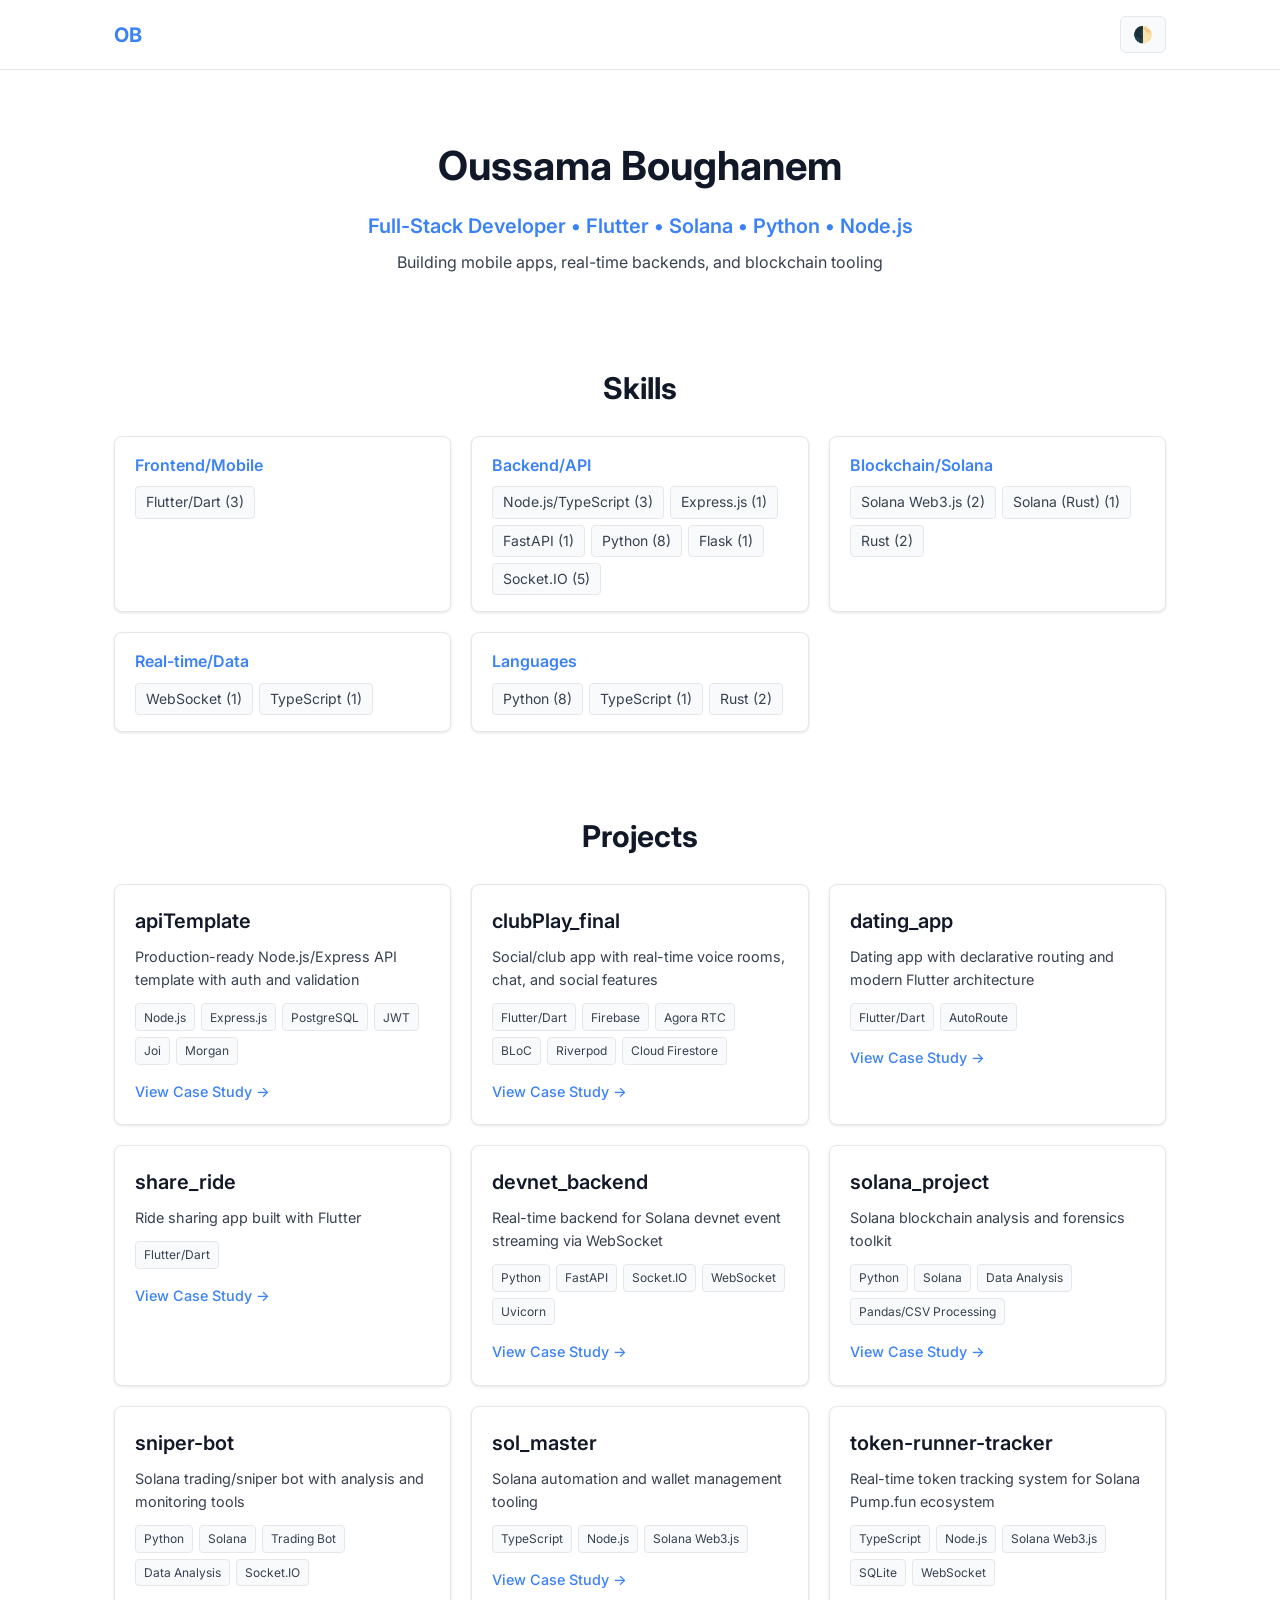
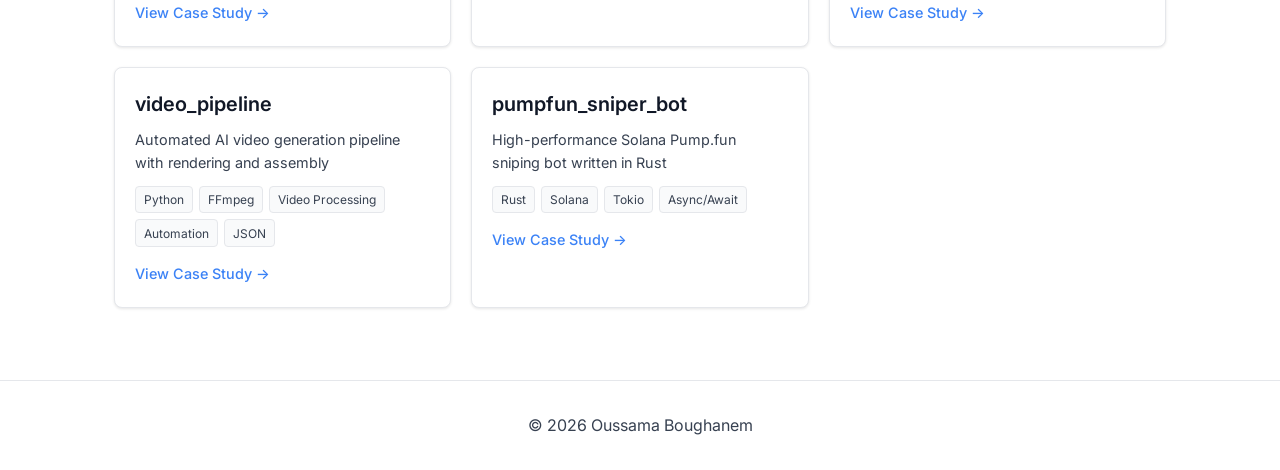
<file: portfolio/index.html>
<!DOCTYPE html>
<html lang="en" data-theme="light">
<head>
    <meta charset="UTF-8">
    <meta name="viewport" content="width=device-width, initial-scale=1.0">
    <title>Oussama Boughanem - Developer Portfolio</title>
    <link rel="stylesheet" href="style.css">
    <link href="https://fonts.googleapis.com/css2?family=Inter:wght@400;500;600;700&display=swap" rel="stylesheet">
</head>
<body>
    <nav class="nav">
        <div class="nav-container">
            <div class="nav-logo">OB</div>
            <button class="theme-toggle" id="themeToggle" aria-label="Toggle theme">🌓</button>
        </div>
    </nav>

    <header class="hero">
        <div class="container">
            <h1 class="hero-title">Oussama Boughanem</h1>
            <p class="hero-subtitle">Full-Stack Developer • Flutter • Solana • Python • Node.js</p>
            <p class="hero-desc">Building mobile apps, real-time backends, and blockchain tooling</p>
        </div>
    </header>

    <section class="section">
        <div class="container">
            <h2 class="section-title">Skills</h2>
            <div id="skillsContainer" class="skills-grid"></div>
        </div>
    </section>

    <section class="section">
        <div class="container">
            <h2 class="section-title">Projects</h2>
            <div id="projectsContainer" class="projects-grid"></div>
        </div>
    </section>

    <footer class="footer">
        <div class="container">
            <p>&copy; 2026 Oussama Boughanem</p>
        </div>
    </footer>

    <script src="app.js"></script>
</body>
</html>
</file>
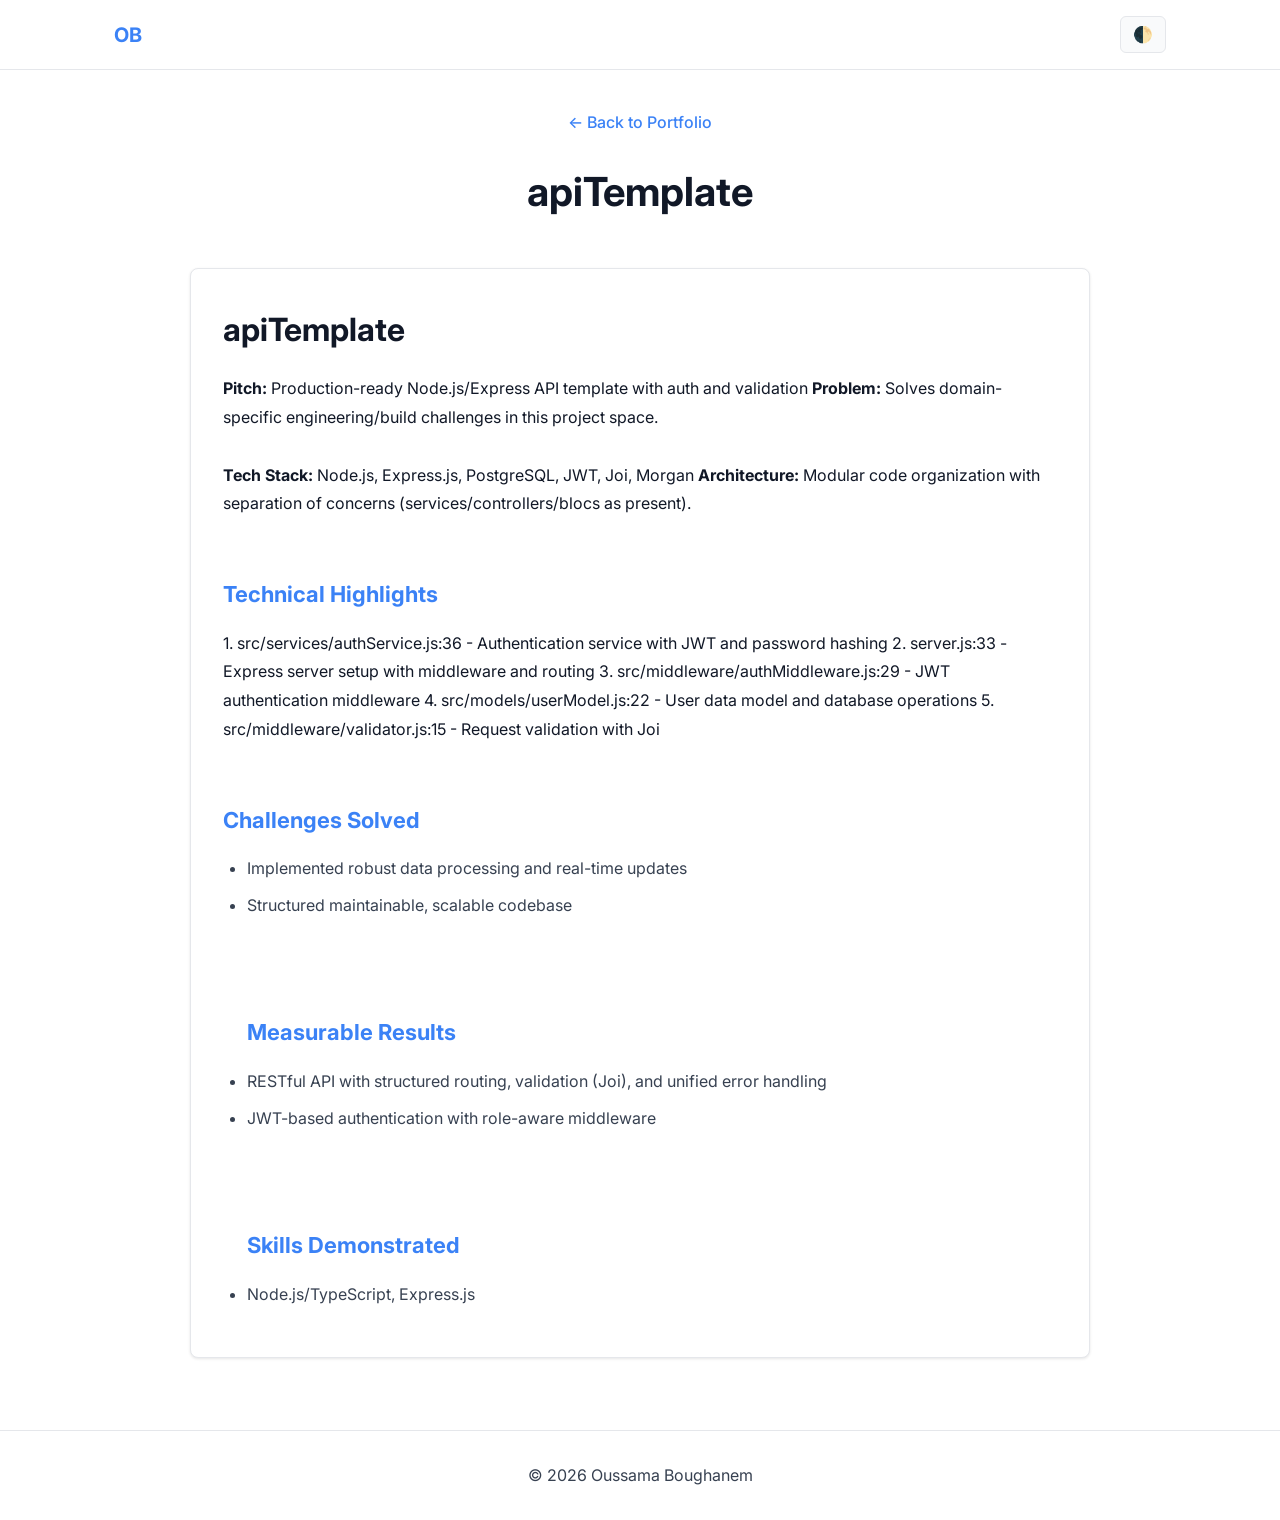
<file: portfolio/case-study.html>
<!DOCTYPE html>
<html lang="en" data-theme="light">
<head>
    <meta charset="UTF-8">
    <meta name="viewport" content="width=device-width, initial-scale=1.0">
    <title>Case Study - Portfolio</title>
    <link rel="stylesheet" href="style.css">
    <link href="https://fonts.googleapis.com/css2?family=Inter:wght@400;500;600;700&display=swap" rel="stylesheet">
    <style>
        .case-content {
            background: var(--card-bg);
            border: 1px solid var(--border);
            border-radius: 8px;
            padding: 2rem;
            box-shadow: var(--shadow);
            max-width: 900px;
            margin: 0 auto;
            line-height: 1.8;
        }
        .case-content h1 {
            font-size: 2rem;
            margin-bottom: 1rem;
        }
        .case-content h2 {
            font-size: 1.375rem;
            margin: 1.75rem 0 0.875rem;
            color: var(--primary);
        }
        .case-content h3 {
            font-size: 1.125rem;
            margin: 1.5rem 0 0.75rem;
        }
        .case-content p {
            color: var(--text-secondary);
            margin-bottom: 1rem;
        }
        .case-content ul, .case-content ol {
            color: var(--text-secondary);
            margin-left: 1.5rem;
            margin-bottom: 1rem;
        }
        .case-content li {
            margin-bottom: 0.5rem;
        }
        .back-link {
            display: inline-block;
            color: var(--primary);
            text-decoration: none;
            margin-bottom: 1.5rem;
            font-weight: 500;
        }
        .back-link:hover {
            text-decoration: underline;
        }
    </style>
</head>
<body>
    <nav class="nav">
        <div class="nav-container">
            <div class="nav-logo">OB</div>
            <button class="theme-toggle" id="themeToggle" aria-label="Toggle theme">🌓</button>
        </div>
    </nav>

    <header class="hero" style="padding: 2.5rem 0 2rem;">
        <div class="container">
            <a href="index.html" class="back-link">← Back to Portfolio</a>
            <h1 class="hero-title" id="pageTitle">Case Study</h1>
        </div>
    </header>

    <section class="section" style="padding-top: 0;">
        <div class="container">
            <div id="caseContent" class="case-content"></div>
        </div>
    </section>

    <footer class="footer">
        <div class="container">
            <p>&copy; 2026 Oussama Boughanem</p>
        </div>
    </footer>

    <script src="case-study.js"></script>
</body>
</html>
</file>
<file: portfolio/style.css>
:root {
    --bg: #ffffff;
    --bg-secondary: #f9fafb;
    --text: #111827;
    --text-secondary: #374151;
    --border: #e5e7eb;
    --primary: #3b82f6;
    --card-bg: #ffffff;
    --shadow: 0 1px 3px rgba(0,0,0,0.1);
}

[data-theme="dark"] {
    --bg: #0f172a;
    --bg-secondary: #1e293b;
    --text: #f1f5f9;
    --text-secondary: #cbd5e1;
    --border: #334155;
    --primary: #3b82f6;
    --card-bg: #1e293b;
    --shadow: 0 1px 3px rgba(0,0,0,0.3);
}

* {
    margin: 0;
    padding: 0;
    box-sizing: border-box;
}

body {
    font-family: 'Inter', -apple-system, BlinkMacSystemFont, 'Segoe UI', sans-serif;
    background: var(--bg);
    color: var(--text);
    line-height: 1.6;
    transition: background 0.3s, color 0.3s;
}

.container {
    max-width: 1100px;
    margin: 0 auto;
    padding: 0 1.5rem;
}

.nav {
    border-bottom: 1px solid var(--border);
    background: var(--card-bg);
    position: sticky;
    top: 0;
    z-index: 10;
}

.nav-container {
    max-width: 1100px;
    margin: 0 auto;
    padding: 1rem 1.5rem;
    display: flex;
    justify-content: space-between;
    align-items: center;
}

.nav-logo {
    font-weight: 700;
    font-size: 1.25rem;
    color: var(--primary);
}

.theme-toggle {
    background: var(--bg-secondary);
    border: 1px solid var(--border);
    color: var(--text);
    padding: 0.5rem 0.75rem;
    border-radius: 6px;
    cursor: pointer;
    font-size: 1rem;
}

.hero {
    padding: 4rem 0 3rem;
    text-align: center;
}

.hero-title {
    font-size: 2.5rem;
    font-weight: 700;
    margin-bottom: 0.75rem;
}

.hero-subtitle {
    font-size: 1.25rem;
    color: var(--primary);
    margin-bottom: 0.5rem;
    font-weight: 600;
}

.hero-desc {
    color: var(--text-secondary);
    font-size: 1rem;
}

.section {
    padding: 2.5rem 0;
}

.section-title {
    font-size: 1.875rem;
    font-weight: 700;
    margin-bottom: 1.5rem;
    text-align: center;
}

.skills-grid {
    display: grid;
    grid-template-columns: repeat(auto-fit, minmax(280px, 1fr));
    gap: 1.25rem;
}

.skill-card {
    background: var(--card-bg);
    border: 1px solid var(--border);
    border-radius: 8px;
    padding: 1rem 1.25rem;
    box-shadow: var(--shadow);
}

.skill-category {
    font-weight: 600;
    font-size: 1rem;
    margin-bottom: 0.5rem;
    color: var(--primary);
}

.skill-list {
    display: flex;
    flex-wrap: wrap;
    gap: 0.375rem;
}

.skill-badge {
    background: var(--bg-secondary);
    border: 1px solid var(--border);
    padding: 0.25rem 0.625rem;
    border-radius: 4px;
    font-size: 0.875rem;
    color: var(--text-secondary);
}

.projects-grid {
    display: grid;
    grid-template-columns: repeat(auto-fit, minmax(320px, 1fr));
    gap: 1.25rem;
}

.project-card {
    background: var(--card-bg);
    border: 1px solid var(--border);
    border-radius: 8px;
    padding: 1.25rem;
    box-shadow: var(--shadow);
    transition: transform 0.2s, box-shadow 0.2s;
}

.project-card:hover {
    transform: translateY(-2px);
    box-shadow: 0 4px 6px rgba(0,0,0,0.1);
}

.project-title {
    font-size: 1.25rem;
    font-weight: 600;
    margin-bottom: 0.5rem;
}

.project-pitch {
    color: var(--text-secondary);
    font-size: 0.9rem;
    margin-bottom: 0.75rem;
}

.project-stack {
    display: flex;
    flex-wrap: wrap;
    gap: 0.375rem;
    margin-bottom: 0.875rem;
}

.project-badge {
    background: var(--bg-secondary);
    border: 1px solid var(--border);
    padding: 0.2rem 0.5rem;
    border-radius: 4px;
    font-size: 0.75rem;
    color: var(--text-secondary);
}

.project-link {
    color: var(--primary);
    text-decoration: none;
    font-weight: 500;
    font-size: 0.9rem;
}

.project-link:hover {
    text-decoration: underline;
}

.footer {
    border-top: 1px solid var(--border);
    padding: 2rem 0;
    text-align: center;
    color: var(--text-secondary);
    margin-top: 2rem;
}

@media (max-width: 640px) {
    .hero-title {
        font-size: 2rem;
    }
    .hero-subtitle {
        font-size: 1.125rem;
    }
    .section-title {
        font-size: 1.5rem;
    }
}
</file>
